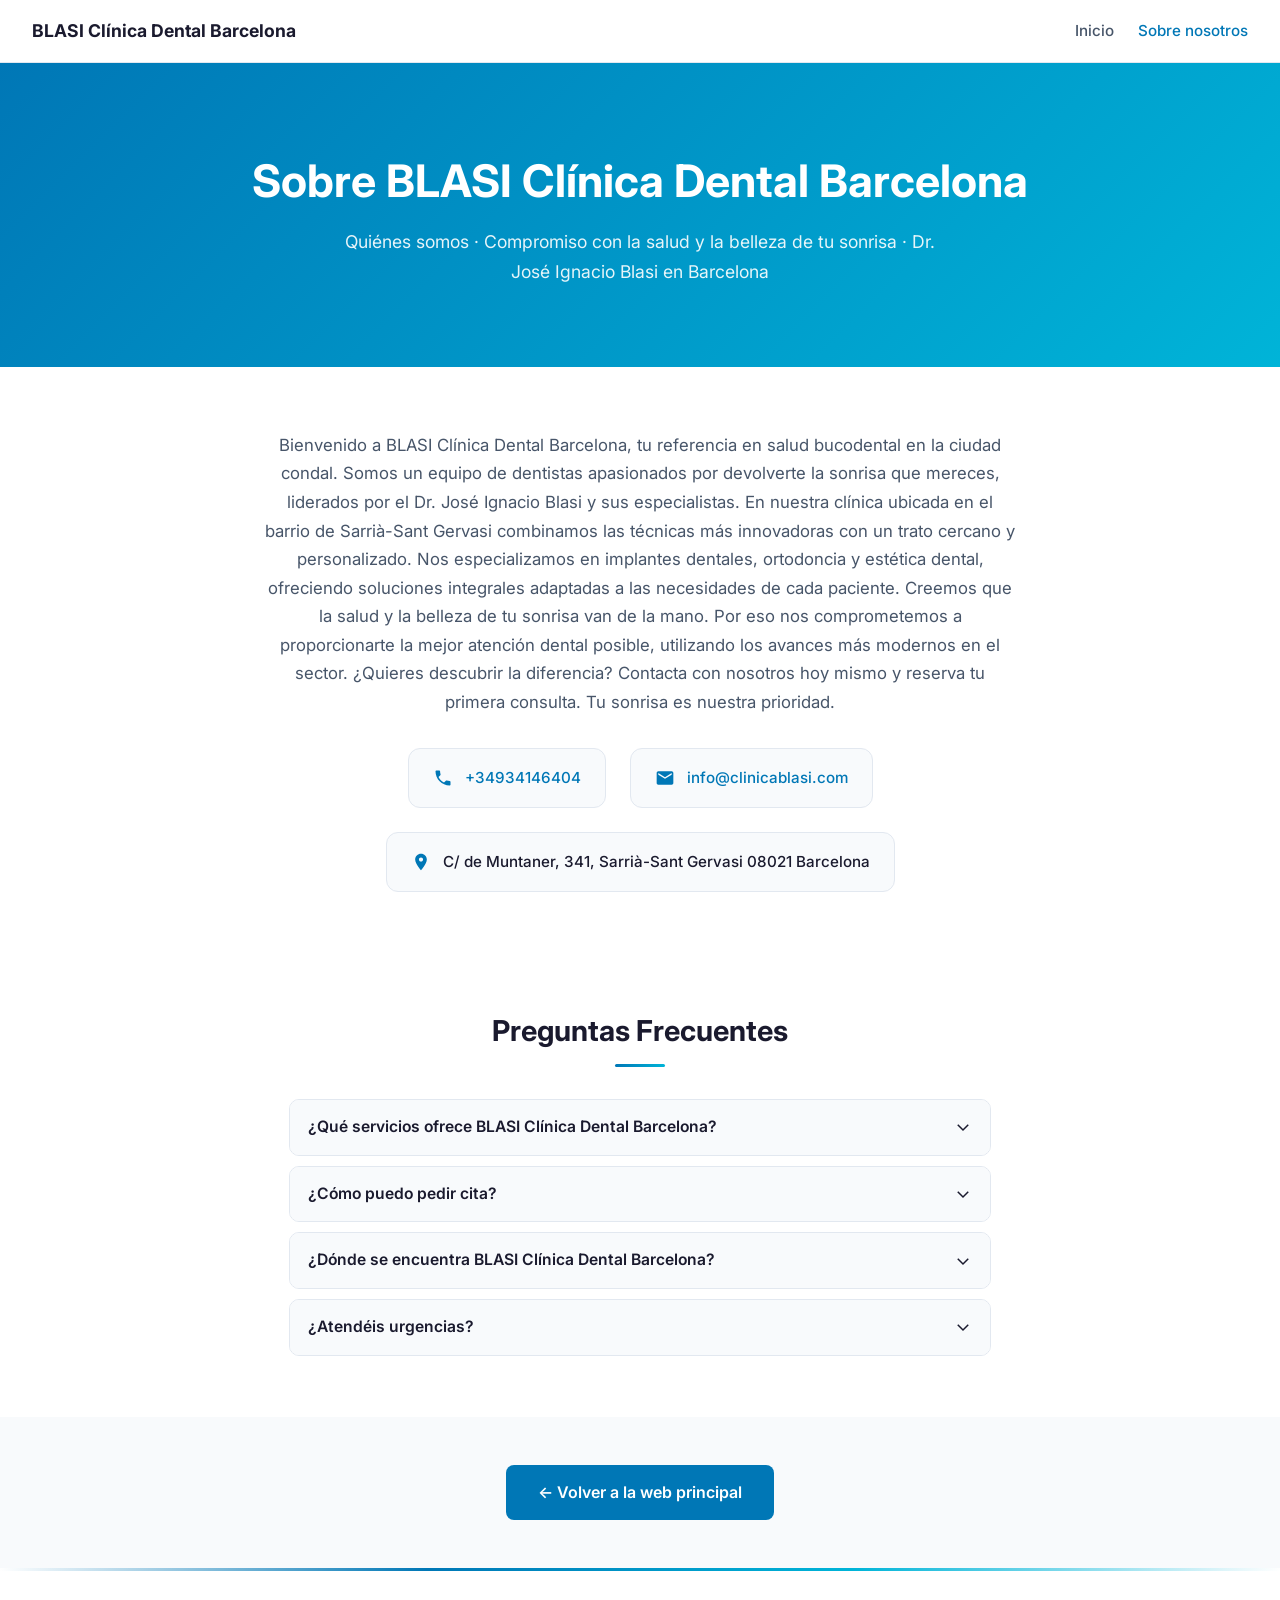
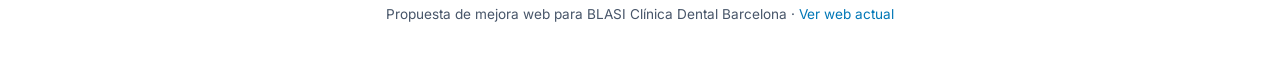
<file: nosotros.html>
<!DOCTYPE html>
<html lang="es">
<head>
<meta charset="UTF-8">
<meta name="viewport" content="width=device-width,initial-scale=1.0">
<title>Sobre BLASI Clínica Dental Barcelona | Barcelona</title>
<meta name="description" content="Conoce a BLASI Clínica Dental Barcelona en Barcelona. Quiénes somos, Compromiso con la salud y la belleza de tu sonrisa.">
<meta property="og:title" content="Sobre BLASI Clínica Dental Barcelona">
<meta property="og:type" content="website">
<meta property="og:locale" content="es_ES">
<meta name="robots" content="noindex,nofollow">
<link rel="preconnect" href="https://fonts.bunny.net" crossorigin>
<link href="https://fonts.bunny.net/css?family=inter:400,500,600,700&display=swap" rel="stylesheet">
<style>
*{margin:0;padding:0;box-sizing:border-box}
:root{--primary:#0077B6;--accent:#00B4D8;--text:#1a1a2e;--muted:#475569;--bg:#ffffff;--surface:#f8fafc;--border:#e2e8f0}
body{font-family:'Inter',system-ui,-apple-system,sans-serif;color:var(--text);line-height:1.7;background:var(--bg);-webkit-font-smoothing:antialiased}
a{color:var(--primary);text-decoration:none}
a:hover{text-decoration:underline}

/* NAV */
.kn-nav{background:var(--bg);border-bottom:1px solid var(--border);padding:1rem 2rem;display:flex;align-items:center;justify-content:space-between;position:sticky;top:0;z-index:100;backdrop-filter:blur(12px);background:rgba(255,255,255,0.9)}
.kn-nav-brand{font-weight:700;font-size:1.1rem;color:var(--text)}
.kn-nav-links{display:flex;gap:1.5rem;font-size:0.95rem}
.kn-nav-links a{color:var(--muted);font-weight:500;transition:color 0.2s}
.kn-nav-links a:hover,.kn-nav-links a.active{color:var(--primary);text-decoration:none}

/* HERO */
.kn-hero{background:linear-gradient(135deg,var(--primary),var(--accent));color:#fff;padding:clamp(3rem,8vw,5rem) 2rem;text-align:center}
.kn-hero h1{font-size:clamp(1.8rem,4vw,2.8rem);font-weight:700;margin-bottom:0.5rem}
.kn-hero p{font-size:1.1rem;opacity:0.9;max-width:600px;margin:0 auto}

/* ABOUT */
.kn-about{max-width:800px;margin:0 auto;padding:clamp(2.5rem,5vw,4rem) 1.5rem}
.kn-about p{font-size:1.05rem;color:var(--muted);text-align:center;margin-bottom:2rem}
.kn-contact-cards{display:flex;flex-wrap:wrap;justify-content:center;gap:1.5rem;margin-top:2rem}
.kn-card{display:flex;align-items:center;gap:0.75rem;padding:1rem 1.5rem;border:1px solid var(--border);border-radius:12px;background:var(--surface);transition:border-color 0.3s,box-shadow 0.3s}
.kn-card:hover{border-color:var(--primary);box-shadow:0 4px 12px rgba(0,0,0,0.06)}
.kn-card svg{flex-shrink:0;color:var(--primary)}
.kn-card span,.kn-card a{font-size:0.95rem;font-weight:500}

/* FAQ */
.kn-faq{max-width:750px;margin:0 auto;padding:clamp(2rem,4vw,3.5rem) 1.5rem}
.kn-faq h2{text-align:center;font-size:clamp(1.4rem,3vw,1.8rem);margin-bottom:0.5rem}
.kn-faq .sub{text-align:center;display:block;width:50px;height:3px;background:linear-gradient(90deg,var(--primary),var(--accent));margin:0 auto 2rem;border-radius:2px}
details{margin-bottom:10px;border:1px solid var(--border);border-radius:10px;overflow:hidden;transition:border-color 0.3s}
details[open]{border-color:var(--primary)}
summary{padding:14px 18px;cursor:pointer;font-weight:600;font-size:0.98rem;background:var(--surface);display:flex;justify-content:space-between;align-items:center;list-style:none;transition:background 0.2s}
summary:hover{background:#f1f5f9}
summary::-webkit-details-marker{display:none}
summary::marker{display:none}
summary svg{transition:transform 0.3s;flex-shrink:0;margin-left:12px}
details[open] summary svg{transform:rotate(180deg)}
.faq-answer{padding:0 18px 14px;color:var(--muted);font-size:0.95rem}

/* CTA */
.kn-cta{text-align:center;padding:clamp(2rem,4vw,3rem) 1.5rem;background:var(--surface)}
.kn-cta a{display:inline-block;padding:14px 32px;background:var(--primary);color:#fff;border-radius:8px;font-weight:600;font-size:1rem;transition:transform 0.2s,box-shadow 0.2s;text-decoration:none}
.kn-cta a:hover{transform:translateY(-2px);box-shadow:0 6px 20px rgba(0,0,0,0.15)}

/* FOOTER */
.kn-footer{text-align:center;padding:2rem;font-size:0.85rem;color:var(--muted);border-top:3px solid;border-image:linear-gradient(90deg,transparent,var(--primary),var(--accent),transparent) 1}

@media(max-width:600px){
  .kn-nav{padding:0.75rem 1rem}
  .kn-contact-cards{flex-direction:column;align-items:stretch}
}
</style>
</head>
<body>
<nav class="kn-nav">
  <span class="kn-nav-brand">BLASI Clínica Dental Barcelona</span>
  <div class="kn-nav-links">
    <a href="index.html">Inicio</a>
    <a href="nosotros.html" class="active">Sobre nosotros</a>
  </div>
</nav>

<div class="kn-hero">
  <h1>Sobre BLASI Clínica Dental Barcelona</h1>
  <p>Quiénes somos · Compromiso con la salud y la belleza de tu sonrisa · Dr. José Ignacio Blasi en Barcelona</p>
</div>

<section class="kn-about">
  <p>Bienvenido a BLASI Clínica Dental Barcelona, tu referencia en salud bucodental en la ciudad condal. Somos un equipo de dentistas apasionados por devolverte la sonrisa que mereces, liderados por el Dr. José Ignacio Blasi y sus especialistas.

En nuestra clínica ubicada en el barrio de Sarrià-Sant Gervasi combinamos las técnicas más innovadoras con un trato cercano y personalizado. Nos especializamos en implantes dentales, ortodoncia y estética dental, ofreciendo soluciones integrales adaptadas a las necesidades de cada paciente.

Creemos que la salud y la belleza de tu sonrisa van de la mano. Por eso nos comprometemos a proporcionarte la mejor atención dental posible, utilizando los avances más modernos en el sector.

¿Quieres descubrir la diferencia? Contacta con nosotros hoy mismo y reserva tu primera consulta. Tu sonrisa es nuestra prioridad.</p>
  <div class="kn-contact-cards">
    <div class="kn-card"><svg width="20" height="20" fill="currentColor" viewBox="0 0 24 24"><path d="M6.62 10.79c1.44 2.83 3.76 5.14 6.59 6.59l2.2-2.2c.27-.27.67-.36 1.02-.24 1.12.37 2.33.57 3.57.57.55 0 1 .45 1 1V20c0 .55-.45 1-1 1-9.39 0-17-7.61-17-17 0-.55.45-1 1-1h3.5c.55 0 1 .45 1 1 0 1.25.2 2.45.57 3.57.11.35.03.74-.25 1.02l-2.2 2.2z"/></svg><a href="tel:+34934146404">+34934146404</a></div>
    <div class="kn-card"><svg width="20" height="20" fill="currentColor" viewBox="0 0 24 24"><path d="M20 4H4c-1.1 0-1.99.9-1.99 2L2 18c0 1.1.9 2 2 2h16c1.1 0 2-.9 2-2V6c0-1.1-.9-2-2-2zm0 4l-8 5-8-5V6l8 5 8-5v2z"/></svg><a href="mailto:info@clinicablasi.com">info@clinicablasi.com</a></div>
    <div class="kn-card"><svg width="20" height="20" fill="currentColor" viewBox="0 0 24 24"><path d="M12 2C8.13 2 5 5.13 5 9c0 5.25 7 13 7 13s7-7.75 7-13c0-3.87-3.13-7-7-7zm0 9.5c-1.38 0-2.5-1.12-2.5-2.5s1.12-2.5 2.5-2.5 2.5 1.12 2.5 2.5-1.12 2.5-2.5 2.5z"/></svg><span>C/ de Muntaner, 341, Sarrià-Sant Gervasi 08021 Barcelona</span></div>
  </div>
</section>

<section class="kn-faq">
  <h2>Preguntas Frecuentes</h2>
  <span class="sub"></span>
  
      <details>
        <summary>¿Qué servicios ofrece BLASI Clínica Dental Barcelona?<svg width="18" height="18" fill="none" stroke="currentColor" stroke-width="2" viewBox="0 0 24 24"><path d="M19 9l-7 7-7-7"/></svg></summary>
        <div class="faq-answer">BLASI Clínica Dental Barcelona ofrece una amplia gama de servicios de salud en Barcelona, incluyendo quiénes somos, compromiso con la salud y la belleza de tu sonrisa, dr. josé ignacio blasi. Nuestro equipo proporciona atención personalizada y de calidad.</div>
      </details>
      <details>
        <summary>¿Cómo puedo pedir cita?<svg width="18" height="18" fill="none" stroke="currentColor" stroke-width="2" viewBox="0 0 24 24"><path d="M19 9l-7 7-7-7"/></svg></summary>
        <div class="faq-answer">Puedes pedir cita en BLASI Clínica Dental Barcelona llamando al +34934146404 o en info@clinicablasi.com. Visita nuestra web para más información.</div>
      </details>
      <details>
        <summary>¿Dónde se encuentra BLASI Clínica Dental Barcelona?<svg width="18" height="18" fill="none" stroke="currentColor" stroke-width="2" viewBox="0 0 24 24"><path d="M19 9l-7 7-7-7"/></svg></summary>
        <div class="faq-answer">BLASI Clínica Dental Barcelona está en C/ de Muntaner, 341, Sarrià-Sant Gervasi 08021 Barcelona, Barcelona. Ofrecemos un entorno profesional y acogedor.</div>
      </details>
      <details>
        <summary>¿Atendéis urgencias?<svg width="18" height="18" fill="none" stroke="currentColor" stroke-width="2" viewBox="0 0 24 24"><path d="M19 9l-7 7-7-7"/></svg></summary>
        <div class="faq-answer">Para urgencias y disponibilidad, contacta directamente con BLASI Clínica Dental Barcelona llamando al +34934146404.</div>
      </details>
</section>

<div class="kn-cta">
  <a href="index.html">← Volver a la web principal</a>
</div>

<footer class="kn-footer">
  <p>Propuesta de mejora web para BLASI Clínica Dental Barcelona · <a href="https://clinicablasi.com" target="_blank" rel="noopener">Ver web actual</a></p>
</footer>
</body>
</html>
</file>
